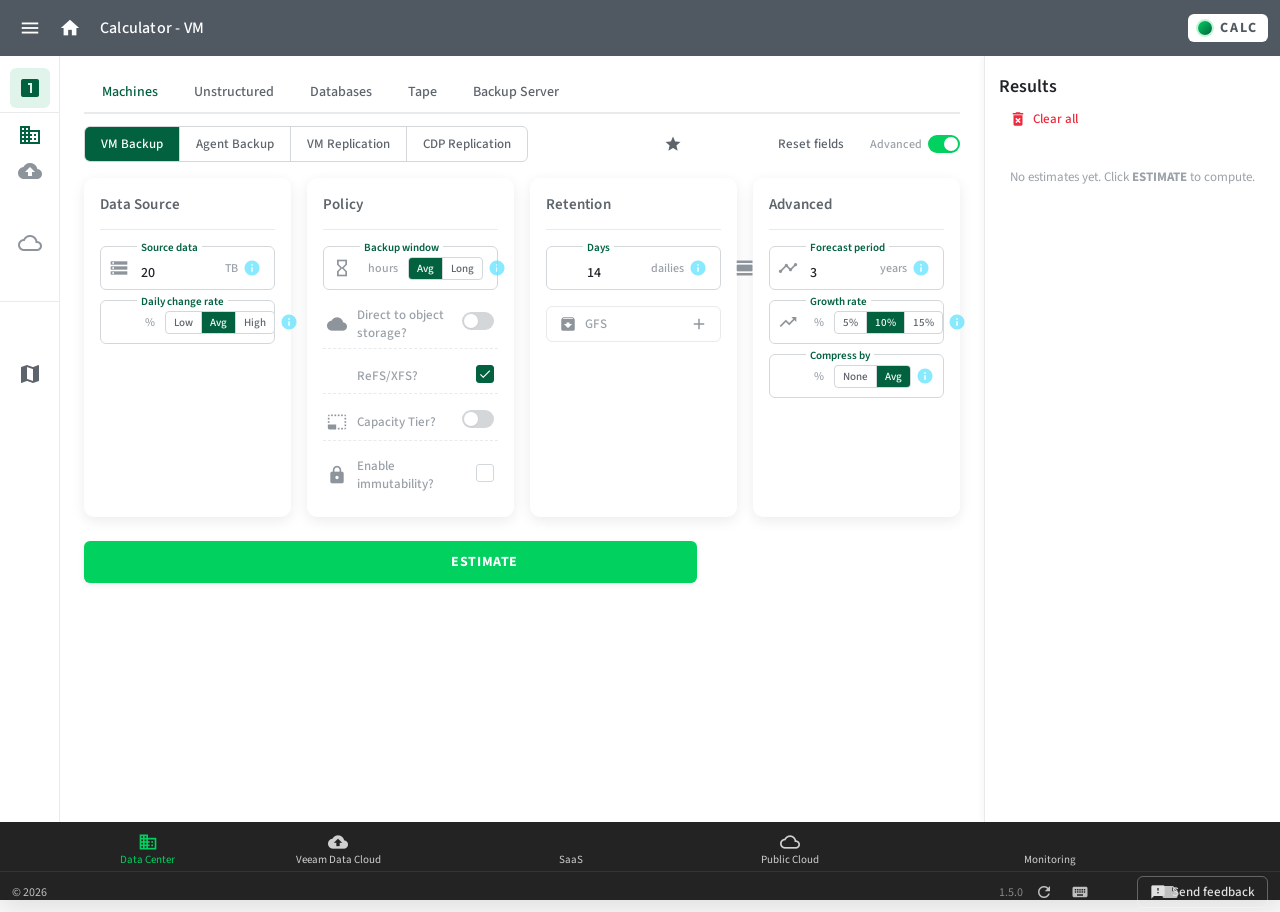
<file: index.html>
<!DOCTYPE html>
<html lang="en">
<head>
  <meta charset="UTF-8" />
  <meta name="viewport" content="width=device-width, initial-scale=1.0, maximum-scale=1.0, user-scalable=no" />
  <title>Calculator - VM</title>
  <meta name="description" content="Sizing calculator for VM, agent and replication workloads with Veeam Backup &amp; Replication." />

  <link rel="preconnect" href="https://fonts.googleapis.com">
  <link rel="preconnect" href="https://fonts.gstatic.com" crossorigin>
  <link href="https://fonts.googleapis.com/css2?family=Source+Sans+3:wght@300;400;500;600;700&display=swap" rel="stylesheet">
  <link href="https://fonts.googleapis.com/icon?family=Material+Icons" rel="stylesheet">
  <link rel="stylesheet" href="styles.css" />
</head>
<body>
  <div class="bg-pattern" aria-hidden="true"></div>

  <div class="layout">
    <!-- ============== HEADER ============== -->
    <header class="topbar">
      <div class="topbar-left">
        <button class="icon-btn icon-btn-light" aria-label="Toggle menu" id="navToggle"><i class="material-icons">menu</i></button>
        <a class="icon-btn icon-btn-light" href="#" aria-label="Home"><i class="material-icons">home</i></a>
        <h1 class="topbar-title">Calculator - VM</h1>
      </div>
      <div class="topbar-right">
        <a href="#" class="brand-mark" aria-label="Brand">
          <span class="brand-dot"></span>
          <span class="brand-text">CALC</span>
        </a>
      </div>
    </header>

    <!-- ============== LEFT SIDEBAR ============== -->
    <aside class="sidebar" id="sidebar">
      <ul class="side-nav">
        <li class="side-item is-active" title="Calculator">
          <a href="#"><i class="material-icons">looks_one</i></a>
          <ul class="side-sub">
            <li class="is-active" title="Data Center"><a href="#"><i class="material-icons">business</i></a></li>
            <li title="Veeam Data Cloud"><a href="#"><i class="material-icons">backup</i></a></li>
            <li title="SaaS"><a href="#"><i class="material-icons">wysiwyg</i></a></li>
            <li title="Public Cloud"><a href="#"><i class="material-icons">cloud_queue</i></a></li>
            <li title="Monitoring"><a href="#"><i class="material-icons">query_stats</i></a></li>
          </ul>
        </li>
        <li class="side-item" title="Scenario Builder">
          <a href="#"><i class="material-icons">dashboard_customize</i></a>
        </li>
        <li class="side-item" title="Maps">
          <a href="#"><i class="material-icons">map</i></a>
        </li>
      </ul>
      <button class="icon-btn side-back" aria-label="Back"><i class="material-icons">west</i></button>
    </aside>

    <!-- ============== MAIN BODY ============== -->
    <main class="body">
      <!-- Tabs -->
      <div class="tabs" role="tablist">
        <button class="tab is-active" role="tab" aria-selected="true">Machines</button>
        <button class="tab" role="tab">Unstructured</button>
        <button class="tab" role="tab">Databases</button>
        <button class="tab" role="tab">Tape</button>
        <button class="tab" role="tab">Backup Server</button>
      </div>

      <!-- Operation buttons + reset/advanced -->
      <div class="ops-row">
        <div class="op-bar" role="toolbar">
          <button class="op is-active" data-op="vm-backup">VM Backup</button>
          <button class="op" data-op="agent">Agent Backup</button>
          <button class="op" data-op="vm-rep">VM Replication</button>
          <button class="op" data-op="cdp">CDP Replication</button>
        </div>
        <div class="ops-actions">
          <button class="btn-text" id="resetBtn"><i class="material-icons">restart_alt</i><span>Reset fields</span></button>
          <label class="switch-inline">
            <span class="switch-label">Advanced</span>
            <input type="checkbox" id="advancedToggle" checked>
            <span class="switch-track"><span class="switch-thumb"></span></span>
          </label>
        </div>
      </div>

      <!-- Form: 4 cards -->
      <form id="calcForm" class="cards-grid" novalidate>
        <!-- DATA SOURCE -->
        <section class="card">
          <h2 class="card-title">Data Source</h2>
          <hr class="card-divider">

          <div class="field">
            <i class="material-icons field-icon">storage</i>
            <input type="number" id="sourceData" min="0" max="1024000" value="20" placeholder=" ">
            <label for="sourceData">Source data</label>
            <div class="field-end">
              <span class="caption">TB</span>
              <i class="material-icons info-icon" data-tip="Total used (consumed) data of all machines in the job, expressed in TB.">info</i>
            </div>
          </div>

          <div class="field">
            <i class="material-icons field-icon">percent</i>
            <input type="number" id="changeRate" min="0" max="100" step="0.1" value="5" placeholder=" ">
            <label for="changeRate">Daily change rate</label>
            <div class="field-end">
              <span class="caption">%</span>
              <div class="select-bar small" data-target="changeRate">
                <button type="button" data-val="3">Low</button>
                <button type="button" data-val="5" class="is-active">Avg</button>
                <button type="button" data-val="10">High</button>
              </div>
              <i class="material-icons info-icon" data-tip="Percentage of data that changes between two consecutive incrementals. Avg ≈ 5%.">info</i>
            </div>
          </div>
        </section>

        <!-- POLICY -->
        <section class="card">
          <h2 class="card-title">Policy</h2>
          <hr class="card-divider">

          <div class="field">
            <i class="material-icons field-icon">hourglass_empty</i>
            <input type="number" id="backupWindow" min="1" max="336" value="8" placeholder=" ">
            <label for="backupWindow">Backup window</label>
            <div class="field-end">
              <span class="caption">hours</span>
              <div class="select-bar small" data-target="backupWindow">
                <button type="button" data-val="8" class="is-active">Avg</button>
                <button type="button" data-val="14">Long</button>
              </div>
              <i class="material-icons info-icon" data-tip="Available window per night to complete the backup.">info</i>
            </div>
          </div>

          <div class="toggle-row">
            <i class="material-icons">cloud</i>
            <span class="row-label">Direct to object storage?</span>
            <label class="switch">
              <input type="checkbox" id="directToObject">
              <span class="switch-track"><span class="switch-thumb"></span></span>
            </label>
          </div>

          <div class="toggle-row">
            <i class="material-icons">switch_access_2</i>
            <span class="row-label">ReFS/XFS?</span>
            <label class="check">
              <input type="checkbox" id="refsXfs" checked>
              <span class="check-box"><i class="material-icons">check</i></span>
            </label>
          </div>

          <div class="toggle-row">
            <i class="material-icons">photo_size_select_small</i>
            <span class="row-label">Capacity Tier?</span>
            <label class="switch">
              <input type="checkbox" id="capacityTier">
              <span class="switch-track"><span class="switch-thumb"></span></span>
            </label>
          </div>

          <div class="toggle-row">
            <i class="material-icons">lock</i>
            <span class="row-label">Enable immutability?</span>
            <label class="check">
              <input type="checkbox" id="immutability">
              <span class="check-box"><i class="material-icons">check</i></span>
            </label>
          </div>
        </section>

        <!-- RETENTION -->
        <section class="card">
          <h2 class="card-title">Retention</h2>
          <hr class="card-divider">

          <div class="field">
            <i class="material-icons field-icon">calendar_view_day</i>
            <input type="number" id="retDays" min="0" max="9999" value="14" placeholder=" ">
            <label for="retDays">Days</label>
            <div class="field-end">
              <span class="caption">dailies</span>
              <i class="material-icons info-icon" data-tip="Number of daily restore points to keep on the performance tier.">info</i>
            </div>
          </div>

          <details class="gfs">
            <summary>
              <span class="gfs-title"><i class="material-icons">archive</i> GFS</span>
              <i class="material-icons gfs-toggle">add</i>
            </summary>
            <div class="gfs-body">
              <div class="field">
                <i class="material-icons field-icon">calendar_view_week</i>
                <input type="number" id="retWeeks" min="0" max="364" value="0" placeholder=" ">
                <label for="retWeeks">Weeks</label>
                <div class="field-end">
                  <span class="caption">weeklies</span>
                  <i class="material-icons info-icon" data-tip="Weekly fulls retained for long-term restore.">info</i>
                </div>
              </div>
              <div class="field">
                <i class="material-icons field-icon">calendar_view_month</i>
                <input type="number" id="retMonths" min="0" max="84" value="0" placeholder=" ">
                <label for="retMonths">Months</label>
                <div class="field-end">
                  <span class="caption">monthlies</span>
                  <i class="material-icons info-icon" data-tip="Monthly fulls retained for long-term restore.">info</i>
                </div>
              </div>
              <div class="field">
                <i class="material-icons field-icon">grid_on</i>
                <input type="number" id="retYears" min="0" max="100" value="0" placeholder=" ">
                <label for="retYears">Years</label>
                <div class="field-end">
                  <span class="caption">yearlies</span>
                  <i class="material-icons info-icon" data-tip="Yearly fulls retained for long-term restore.">info</i>
                </div>
              </div>
            </div>
          </details>
        </section>

        <!-- ADVANCED -->
        <section class="card" id="advancedCard">
          <h2 class="card-title">Advanced</h2>
          <hr class="card-divider">

          <div class="field">
            <i class="material-icons field-icon">timeline</i>
            <input type="number" id="forecastYears" min="0" max="100" value="3" placeholder=" ">
            <label for="forecastYears">Forecast period</label>
            <div class="field-end">
              <span class="caption">years</span>
              <i class="material-icons info-icon" data-tip="Years to forecast storage growth for.">info</i>
            </div>
          </div>

          <div class="field">
            <i class="material-icons field-icon">trending_up</i>
            <input type="number" id="growthRate" min="0" max="100" step="0.1" value="10" placeholder=" ">
            <label for="growthRate">Growth rate</label>
            <div class="field-end">
              <span class="caption">%</span>
              <div class="select-bar small" data-target="growthRate">
                <button type="button" data-val="5">5%</button>
                <button type="button" data-val="10" class="is-active">10%</button>
                <button type="button" data-val="15">15%</button>
              </div>
              <i class="material-icons info-icon" data-tip="Yearly increase of source data.">info</i>
            </div>
          </div>

          <div class="field">
            <i class="material-icons field-icon">compress</i>
            <input type="number" id="compression" min="0" max="100" step="0.1" value="50" placeholder=" ">
            <label for="compression">Compress by</label>
            <div class="field-end">
              <span class="caption">%</span>
              <div class="select-bar small" data-target="compression">
                <button type="button" data-val="0">None</button>
                <button type="button" data-val="50" class="is-active">Avg</button>
              </div>
              <i class="material-icons info-icon" data-tip="Combined compression and dedupe. 50% ≈ 2:1.">info</i>
            </div>
          </div>
        </section>

        <!-- ESTIMATE BUTTON -->
        <button type="submit" class="btn-primary estimate" title="Submit (Ctrl+Enter)">
          <i class="material-icons">calculate</i>
          <span>ESTIMATE</span>
        </button>
      </form>
    </main>

    <!-- ============== RIGHT SIDEBAR (RESULTS) ============== -->
    <aside class="results" id="results">
      <div class="results-head">
        <h2>Results</h2>
        <button class="icon-btn" aria-label="Collapse results"><i class="material-icons">east</i></button>
      </div>
      <button class="btn-text danger" id="clearResults"><i class="material-icons">delete_forever</i><span>Clear all</span></button>
      <div class="results-list" id="resultsList">
        <p class="results-empty">No estimates yet. Click <strong>ESTIMATE</strong> to compute.</p>
      </div>
    </aside>

    <!-- ============== FOOTER ============== -->
    <footer class="footer">
      <ul class="foot-nav">
        <li class="is-active"><i class="material-icons">business</i><span>Data Center</span></li>
        <li><i class="material-icons">backup</i><span>Veeam Data Cloud</span></li>
        <li><i class="material-icons">wysiwyg</i><span>SaaS</span></li>
        <li><i class="material-icons">cloud_queue</i><span>Public Cloud</span></li>
        <li><i class="material-icons">query_stats</i><span>Monitoring</span></li>
      </ul>
      <div class="foot-bottom">
        <span class="copy">© 2026</span>
        <span class="ver">1.5.0</span>
        <button class="icon-btn" aria-label="Reload"><i class="material-icons">refresh</i></button>
        <button class="icon-btn" aria-label="Shortcuts"><i class="material-icons">keyboard</i></button>
        <button class="icon-btn" aria-label="Release notes"><i class="material-icons">source_notes</i></button>
        <button class="btn-outline"><i class="material-icons">feedback</i><span>Send feedback</span></button>
      </div>
    </footer>
  </div>

  <div id="tooltip" class="tooltip" role="tooltip" hidden></div>

  <script src="script.js"></script>
</body>
</html>
</file>
<file: styles.css>
/* =====================================================
   VM Calculator — original styles
   Layout: header / left sidebar (icon) / body / right
   sidebar (results) / footer
   ===================================================== */

:root {
  /* brand palette */
  --green: #00d15f;
  --green-light: #9cffa3;
  --green-lighter: #e1f4ec;
  --green-dark: #009277;
  --green-darker: #02613f;

  --neutral-darker: #232323;
  --neutral-dark: #505861;
  --neutral: #adacaf;
  --neutral-light: #f0f0f0;
  --neutral-lighter: #f9f9f9;

  --info: #3700ff;
  --info-light: #57e0ff;
  --info-lighter: #e3eefe;

  --danger: #ed2b3d;
  --warning: #fe8a25;

  --base-50:  #fafbfb;
  --base-100: #f3f4f5;
  --base-200: #e8eaec;
  --base-300: #d4d7da;
  --base-500: #8d949b;
  --base-600: #5d646b;
  --base-900: #202428;

  --text-primary: #202428;
  --text-secondary: #5d646b;
  --text-muted: #9aa1a8;

  --shadow-1: 0 1px 2px rgba(0, 0, 0, .06);
  --shadow-2: 0 2px 6px rgba(0, 0, 0, .08);
  --shadow-3: 0 4px 14px rgba(0, 0, 0, .08);
  --shadow-5: 0 8px 24px rgba(0, 0, 0, .10);

  --radius-sm: 4px;
  --radius:    6px;
  --radius-lg: 10px;

  --header-h: 56px;
  --footer-h: 78px;
  --side-w:   60px;
  --results-w: 296px;

  --font: "Source Sans 3", "Helvetica Neue", Helvetica, Arial, sans-serif;
}

* { box-sizing: border-box; }

html, body {
  margin: 0;
  padding: 0;
  font-family: var(--font);
  font-size: 14px;
  color: var(--text-primary);
  background: var(--neutral-lighter);
  -webkit-font-smoothing: antialiased;
}
button { font-family: inherit; }
a { color: inherit; text-decoration: none; }

/* decorative bouncing pattern background, very subtle */
.bg-pattern {
  position: fixed;
  inset: 0;
  z-index: 0;
  pointer-events: none;
  opacity: .18;
  background:
    radial-gradient(circle at 12% 20%, var(--green) 0 1.2px, transparent 1.5px) 0 0/52px 52px,
    radial-gradient(circle at 82% 78%, var(--green-darker) 0 1.4px, transparent 1.7px) 0 0/72px 72px;
}

/* ============= LAYOUT GRID ============= */
.layout {
  position: relative;
  z-index: 1;
  display: grid;
  grid-template-columns: var(--side-w) 1fr var(--results-w);
  grid-template-rows: var(--header-h) 1fr var(--footer-h);
  grid-template-areas:
    "header  header  header"
    "side    body    results"
    "footer  footer  footer";
  max-width: 1440px;
  margin: 0 auto;
  min-height: 100vh;
  background: #fff;
  box-shadow: var(--shadow-5);
}

/* =================== HEADER =================== */
.topbar {
  grid-area: header;
  display: flex;
  align-items: center;
  justify-content: space-between;
  padding: 0 12px;
  background: var(--neutral-dark);
  color: #fff;
  z-index: 30;
}
.topbar-left, .topbar-right {
  display: flex;
  align-items: center;
  gap: 4px;
}
.topbar-title {
  font-size: 16px;
  font-weight: 500;
  margin: 0 0 0 8px;
  color: #fff;
  letter-spacing: .2px;
}
.icon-btn {
  width: 36px; height: 36px;
  display: inline-flex;
  align-items: center; justify-content: center;
  border: 0; border-radius: 50%;
  background: transparent;
  color: var(--base-600);
  cursor: pointer;
  transition: background .12s;
}
.icon-btn:hover { background: rgba(0,0,0,.06); }
.icon-btn-light { color: #fff; }
.icon-btn-light:hover { background: rgba(255,255,255,.12); }
.icon-btn .material-icons { font-size: 22px; }

/* placeholder brand mark in top-right (no Veeam logo) */
.brand-mark {
  display: inline-flex;
  align-items: center;
  gap: 8px;
  padding: 4px 10px;
  border-radius: var(--radius);
  background: #fff;
}
.brand-dot {
  width: 14px; height: 14px;
  border-radius: 50%;
  background: linear-gradient(135deg, var(--green) 0%, var(--green-darker) 100%);
  box-shadow: 0 0 0 2px rgba(0, 209, 95, .25);
}
.brand-text {
  font-weight: 700;
  font-size: 14px;
  letter-spacing: .15em;
  color: var(--neutral-dark);
}

/* =================== LEFT SIDEBAR =================== */
.sidebar {
  grid-area: side;
  background: #fff;
  border-right: 1px solid var(--base-200);
  display: flex;
  flex-direction: column;
  align-items: center;
  padding: 8px 0;
  z-index: 20;
}
.side-nav {
  list-style: none;
  margin: 0;
  padding: 0;
  width: 100%;
}
.side-item {
  width: 100%;
  text-align: center;
}
.side-item > a {
  display: inline-flex;
  align-items: center;
  justify-content: center;
  width: 40px;
  height: 40px;
  margin: 4px auto;
  border-radius: var(--radius);
  color: var(--base-600);
  transition: background .12s, color .12s;
}
.side-item > a:hover {
  background: var(--green-lighter);
  color: var(--green-darker);
}
.side-item.is-active > a {
  background: var(--green-lighter);
  color: var(--green-darker);
}
.side-sub {
  list-style: none;
  margin: 0;
  padding: 4px 0;
  border-top: 1px solid var(--base-200);
  border-bottom: 1px solid var(--base-200);
}
.side-sub li a {
  display: inline-flex;
  align-items: center;
  justify-content: center;
  width: 32px; height: 32px;
  margin: 2px auto;
  border-radius: var(--radius-sm);
  color: var(--base-500);
}
.side-sub li.is-active a { color: var(--green-darker); }
.side-sub li a:hover { color: var(--green-darker); background: var(--green-lighter); }
.side-back { margin-top: auto; }

/* =================== BODY =================== */
.body {
  grid-area: body;
  padding: 16px 24px 24px;
  overflow: auto;
}

/* tabs */
.tabs {
  display: flex;
  gap: 0;
  border-bottom: 2px solid var(--base-200);
  margin-bottom: 12px;
  overflow-x: auto;
  scrollbar-width: thin;
}
.tab {
  border: 0;
  background: transparent;
  padding: 10px 18px;
  font-size: 14px;
  font-weight: 500;
  color: var(--base-600);
  cursor: pointer;
  border-bottom: 2px solid transparent;
  margin-bottom: -2px;
  white-space: nowrap;
  transition: color .12s, border-color .12s;
}
.tab:hover { color: var(--green-darker); }
.tab.is-active {
  color: var(--green-darker);
  border-bottom-color: var(--green);
}

/* operation buttons row */
.ops-row {
  display: flex;
  flex-wrap: wrap;
  gap: 12px;
  align-items: center;
  justify-content: space-between;
  margin-bottom: 16px;
}
.op-bar {
  display: inline-flex;
  border: 1px solid var(--base-300);
  border-radius: var(--radius);
  overflow: hidden;
  background: #fff;
}
.op {
  border: 0;
  background: transparent;
  padding: 8px 16px;
  font-size: 13px;
  font-weight: 500;
  color: var(--base-600);
  cursor: pointer;
  border-right: 1px solid var(--base-300);
  transition: background .12s, color .12s;
}
.op:last-child { border-right: 0; }
.op:hover { background: var(--green-lighter); color: var(--green-darker); }
.op.is-active {
  background: var(--green-darker);
  color: #fff;
}
.ops-actions {
  display: flex;
  align-items: center;
  gap: 16px;
}

/* button-text variant */
.btn-text {
  display: inline-flex;
  align-items: center;
  gap: 6px;
  border: 0;
  background: transparent;
  color: var(--base-600);
  font-size: 13px;
  font-weight: 500;
  padding: 6px 10px;
  border-radius: var(--radius-sm);
  cursor: pointer;
}
.btn-text:hover { background: var(--base-100); color: var(--green-darker); }
.btn-text .material-icons { font-size: 18px; }
.btn-text.danger { color: var(--danger); }
.btn-text.danger:hover { background: rgba(237, 43, 61, .08); }

/* outline button */
.btn-outline {
  display: inline-flex;
  align-items: center;
  gap: 6px;
  border: 1px solid var(--base-300);
  background: #fff;
  padding: 6px 12px;
  border-radius: var(--radius);
  font-size: 13px;
  font-weight: 500;
  color: var(--base-600);
  cursor: pointer;
  transition: border-color .12s, color .12s;
}
.btn-outline:hover { border-color: var(--green); color: var(--green-darker); }
.btn-outline .material-icons { font-size: 16px; }

/* inline switch (Advanced toggle in ops row) */
.switch-inline {
  display: inline-flex;
  align-items: center;
  gap: 6px;
  cursor: pointer;
  user-select: none;
}
.switch-label {
  font-size: 12px;
  color: var(--text-muted);
  text-transform: capitalize;
  font-weight: 500;
}

/* generic switch */
.switch, .switch-inline {
  position: relative;
}
.switch input, .switch-inline input { display: none; }
.switch-track {
  display: inline-block;
  width: 32px; height: 18px;
  background: var(--base-300);
  border-radius: 999px;
  position: relative;
  transition: background .15s;
}
.switch-thumb {
  position: absolute;
  top: 2px; left: 2px;
  width: 14px; height: 14px;
  background: #fff;
  border-radius: 50%;
  box-shadow: var(--shadow-1);
  transition: transform .15s;
}
input:checked + .switch-track,
.switch input:checked ~ .switch-track {
  background: var(--green);
}
input:checked + .switch-track .switch-thumb,
.switch input:checked ~ .switch-track .switch-thumb {
  transform: translateX(14px);
}

/* =================== CARDS GRID =================== */
.cards-grid {
  display: grid;
  grid-template-columns: repeat(4, minmax(0, 1fr));
  gap: 16px;
  margin-bottom: 16px;
}
.card {
  background: #fff;
  border-radius: var(--radius-lg);
  padding: 16px 16px 18px;
  box-shadow: var(--shadow-3);
  display: flex;
  flex-direction: column;
  gap: 10px;
  min-width: 0;
}
.card-title {
  margin: 0;
  font-size: 15px;
  font-weight: 600;
  color: var(--base-600);
  letter-spacing: .2px;
}
.card-divider {
  border: 0;
  height: 1px;
  background: var(--base-200);
  margin: 4px 0 6px;
}

/* =================== FORM FIELDS =================== */
/* outlined floating-label input */
.field {
  position: relative;
  display: grid;
  grid-template-columns: 28px 1fr auto;
  align-items: center;
  border: 1px solid var(--base-300);
  border-radius: var(--radius);
  padding: 0 8px;
  min-height: 44px;
  background: #fff;
  transition: border-color .12s, box-shadow .12s;
}
.field:focus-within {
  border-color: var(--green);
  box-shadow: 0 0 0 3px rgba(0, 209, 95, .18);
}
.field-icon {
  font-size: 20px !important;
  color: var(--base-500);
  grid-column: 1;
}
.field input[type="number"] {
  grid-column: 2;
  border: 0;
  outline: 0;
  width: 100%;
  font: inherit;
  font-size: 14px;
  font-weight: 500;
  color: var(--text-primary);
  padding: 16px 4px 6px;
  background: transparent;
  -moz-appearance: textfield;
}
.field input[type="number"]::-webkit-outer-spin-button,
.field input[type="number"]::-webkit-inner-spin-button {
  -webkit-appearance: none;
  margin: 0;
}
.field label {
  position: absolute;
  left: 36px;
  top: 50%;
  transform: translateY(-50%);
  font-size: 14px;
  color: var(--text-muted);
  pointer-events: none;
  transition: top .12s, font-size .12s, color .12s;
  background: transparent;
  padding: 0 4px;
}
.field input:not(:placeholder-shown) + label,
.field:focus-within label {
  top: 0;
  font-size: 11px;
  color: var(--green-darker);
  background: #fff;
  font-weight: 600;
}
.field-end {
  grid-column: 3;
  display: inline-flex;
  align-items: center;
  gap: 4px;
  padding-right: 4px;
  white-space: nowrap;
}
.caption {
  font-size: 12px;
  color: var(--text-muted);
  font-weight: 500;
}
.info-icon {
  font-size: 18px !important;
  color: var(--info-light);
  opacity: .7;
  cursor: help;
  border-radius: 50%;
  padding: 1px;
  transition: opacity .12s, color .12s;
}
.info-icon:hover { opacity: 1; color: var(--info); }

/* select-bar (Low/Avg/High etc.) */
.select-bar {
  display: inline-flex;
  border: 1px solid var(--base-300);
  border-radius: var(--radius-sm);
  overflow: hidden;
  background: #fff;
  margin-left: 6px;
}
.select-bar.small button {
  padding: 3px 8px;
  font-size: 11px;
}
.select-bar button {
  border: 0;
  background: transparent;
  border-right: 1px solid var(--base-300);
  cursor: pointer;
  color: var(--base-600);
  font-weight: 500;
  transition: background .12s, color .12s;
}
.select-bar button:last-child { border-right: 0; }
.select-bar button:hover { background: var(--green-lighter); color: var(--green-darker); }
.select-bar button.is-active {
  background: var(--green-darker);
  color: #fff;
}

/* policy toggle / check rows */
.toggle-row {
  display: grid;
  grid-template-columns: 24px 1fr auto;
  align-items: center;
  gap: 6px;
  padding: 6px 4px;
  border-bottom: 1px dashed var(--base-200);
}
.toggle-row:last-of-type { border-bottom: 0; }
.toggle-row > .material-icons {
  font-size: 20px;
  color: var(--base-500);
}
.row-label {
  font-size: 13px;
  color: var(--text-muted);
  font-weight: 500;
}

/* checkbox custom */
.check { position: relative; cursor: pointer; }
.check input { display: none; }
.check-box {
  display: inline-flex;
  align-items: center;
  justify-content: center;
  width: 18px; height: 18px;
  border: 1.5px solid var(--base-300);
  border-radius: 3px;
  background: #fff;
  transition: background .12s, border-color .12s;
}
.check-box .material-icons {
  font-size: 14px !important;
  color: #fff;
  opacity: 0;
}
.check input:checked + .check-box {
  background: var(--green-darker);
  border-color: var(--green-darker);
}
.check input:checked + .check-box .material-icons { opacity: 1; }

/* GFS expander */
.gfs {
  border: 1px solid var(--base-200);
  border-radius: var(--radius);
  margin-top: 6px;
  overflow: hidden;
}
.gfs > summary {
  list-style: none;
  cursor: pointer;
  padding: 8px 12px;
  display: flex;
  align-items: center;
  justify-content: space-between;
  font-size: 13px;
  color: var(--text-muted);
  font-weight: 500;
  user-select: none;
}
.gfs > summary::-webkit-details-marker { display: none; }
.gfs-title { display: inline-flex; align-items: center; gap: 8px; }
.gfs-title .material-icons { font-size: 18px; color: var(--base-500); }
.gfs-toggle { font-size: 18px !important; color: var(--base-500); transition: transform .15s; }
.gfs[open] .gfs-toggle { transform: rotate(45deg); }
.gfs-body {
  padding: 8px 12px 12px;
  border-top: 1px solid var(--base-200);
  background: var(--neutral-lighter);
  display: flex;
  flex-direction: column;
  gap: 10px;
}

/* primary submit button */
.btn-primary {
  display: inline-flex;
  align-items: center;
  justify-content: center;
  gap: 8px;
  border: 0;
  border-radius: var(--radius);
  background: var(--green);
  color: #fff;
  padding: 11px 20px;
  font-size: 14px;
  font-weight: 700;
  letter-spacing: .04em;
  cursor: pointer;
  box-shadow: var(--shadow-2);
  transition: background .12s, transform .05s;
}
.btn-primary:hover { background: var(--green-dark); }
.btn-primary:active { transform: translateY(1px); }
.btn-primary .material-icons { font-size: 20px; }

.estimate {
  grid-column: 1 / -1;
  width: 70%;
  max-width: 720px;
  margin: 8px 0 12px;
  align-self: flex-start;
}

/* =================== RESULTS PANEL =================== */
.results {
  grid-area: results;
  background: #fff;
  border-left: 1px solid var(--base-200);
  padding: 12px 14px;
  overflow: auto;
  z-index: 10;
  box-shadow: -2px 0 6px rgba(0, 0, 0, .04);
}
.results-head {
  display: flex;
  align-items: center;
  justify-content: space-between;
}
.results-head h2 {
  font-size: 18px;
  font-weight: 600;
  margin: 0;
  color: var(--base-900);
}
.results-list {
  margin-top: 10px;
  display: flex;
  flex-direction: column-reverse;
  gap: 10px;
}
.results-empty {
  margin-top: 24px;
  font-size: 13px;
  color: var(--text-muted);
  text-align: center;
}
.result-item {
  border: 1px solid var(--base-200);
  border-left: 3px solid var(--green);
  border-radius: var(--radius);
  padding: 10px 12px;
  background: #fff;
  box-shadow: var(--shadow-1);
}
.result-item h3 {
  margin: 0 0 6px;
  font-size: 12px;
  text-transform: uppercase;
  letter-spacing: .08em;
  color: var(--base-500);
  font-weight: 700;
}
.result-item .row {
  display: flex;
  justify-content: space-between;
  font-size: 13px;
  padding: 3px 0;
  color: var(--base-600);
}
.result-item .row strong {
  color: var(--base-900);
  font-weight: 600;
}
.result-item .row.total {
  border-top: 1px solid var(--base-200);
  margin-top: 6px;
  padding-top: 6px;
  color: var(--green-darker);
}
.result-item .row.total strong { color: var(--green-darker); font-size: 14px; }
.result-item .delete {
  float: right;
  border: 0; background: transparent;
  color: var(--text-muted);
  cursor: pointer;
}
.result-item .delete:hover { color: var(--danger); }

/* =================== FOOTER =================== */
.footer {
  grid-area: footer;
  background: var(--neutral-darker);
  color: #e0e0e0;
  display: flex;
  flex-direction: column;
  z-index: 25;
}
.foot-nav {
  display: flex;
  flex-wrap: nowrap;
  justify-content: space-evenly;
  list-style: none;
  margin: 0;
  padding: 6px 8px 0;
  border-bottom: 1px solid rgba(255,255,255,.08);
}
.foot-nav li {
  display: inline-flex;
  flex-direction: column;
  align-items: center;
  padding: 4px 8px;
  font-size: 11px;
  color: #d0d0d0;
  cursor: pointer;
  transition: color .12s;
}
.foot-nav li:hover { color: var(--green-light); }
.foot-nav li.is-active { color: var(--green); }
.foot-nav li .material-icons { font-size: 20px; }
.foot-bottom {
  display: flex;
  align-items: center;
  gap: 6px;
  padding: 4px 12px;
  font-size: 12px;
}
.foot-bottom .copy { color: #c0c0c0; }
.foot-bottom .ver { margin-left: auto; color: #888; }
.foot-bottom .icon-btn { color: #c0c0c0; width: 30px; height: 30px; }
.foot-bottom .icon-btn:hover { color: #fff; background: rgba(255,255,255,.1); }
.foot-bottom .icon-btn .material-icons { font-size: 18px; }
.foot-bottom .btn-outline {
  background: transparent;
  border-color: rgba(255,255,255,.3);
  color: #e0e0e0;
}
.foot-bottom .btn-outline:hover { color: #fff; border-color: var(--green); }

/* =================== TOOLTIP =================== */
.tooltip {
  position: absolute;
  z-index: 1000;
  max-width: 260px;
  padding: 8px 10px;
  font-size: 12px;
  line-height: 1.4;
  color: #fff;
  background: var(--base-900);
  border-radius: var(--radius);
  box-shadow: var(--shadow-2);
  pointer-events: none;
  transform: translate(-50%, calc(-100% - 8px));
}
.tooltip::after {
  content: "";
  position: absolute;
  bottom: -4px;
  left: 50%;
  transform: translateX(-50%) rotate(45deg);
  width: 8px; height: 8px;
  background: var(--base-900);
}

/* =================== RESPONSIVE =================== */
@media (max-width: 1200px) {
  .cards-grid { grid-template-columns: repeat(2, minmax(0, 1fr)); }
  .estimate { width: 100%; }
}
@media (max-width: 900px) {
  .layout {
    grid-template-columns: var(--side-w) 1fr;
    grid-template-rows: var(--header-h) auto auto var(--footer-h);
    grid-template-areas:
      "header header"
      "side   body"
      "results results"
      "footer footer";
  }
  .results {
    border-left: 0;
    border-top: 1px solid var(--base-200);
  }
}
@media (max-width: 640px) {
  :root { --side-w: 48px; }
  .layout { grid-template-columns: var(--side-w) 1fr; }
  .topbar-title { font-size: 14px; }
  .cards-grid { grid-template-columns: 1fr; }
  .ops-row { flex-direction: column; align-items: stretch; }
  .ops-actions { justify-content: space-between; }
  .body { padding: 12px; }
  .foot-nav li span { display: none; }
}
</file>
